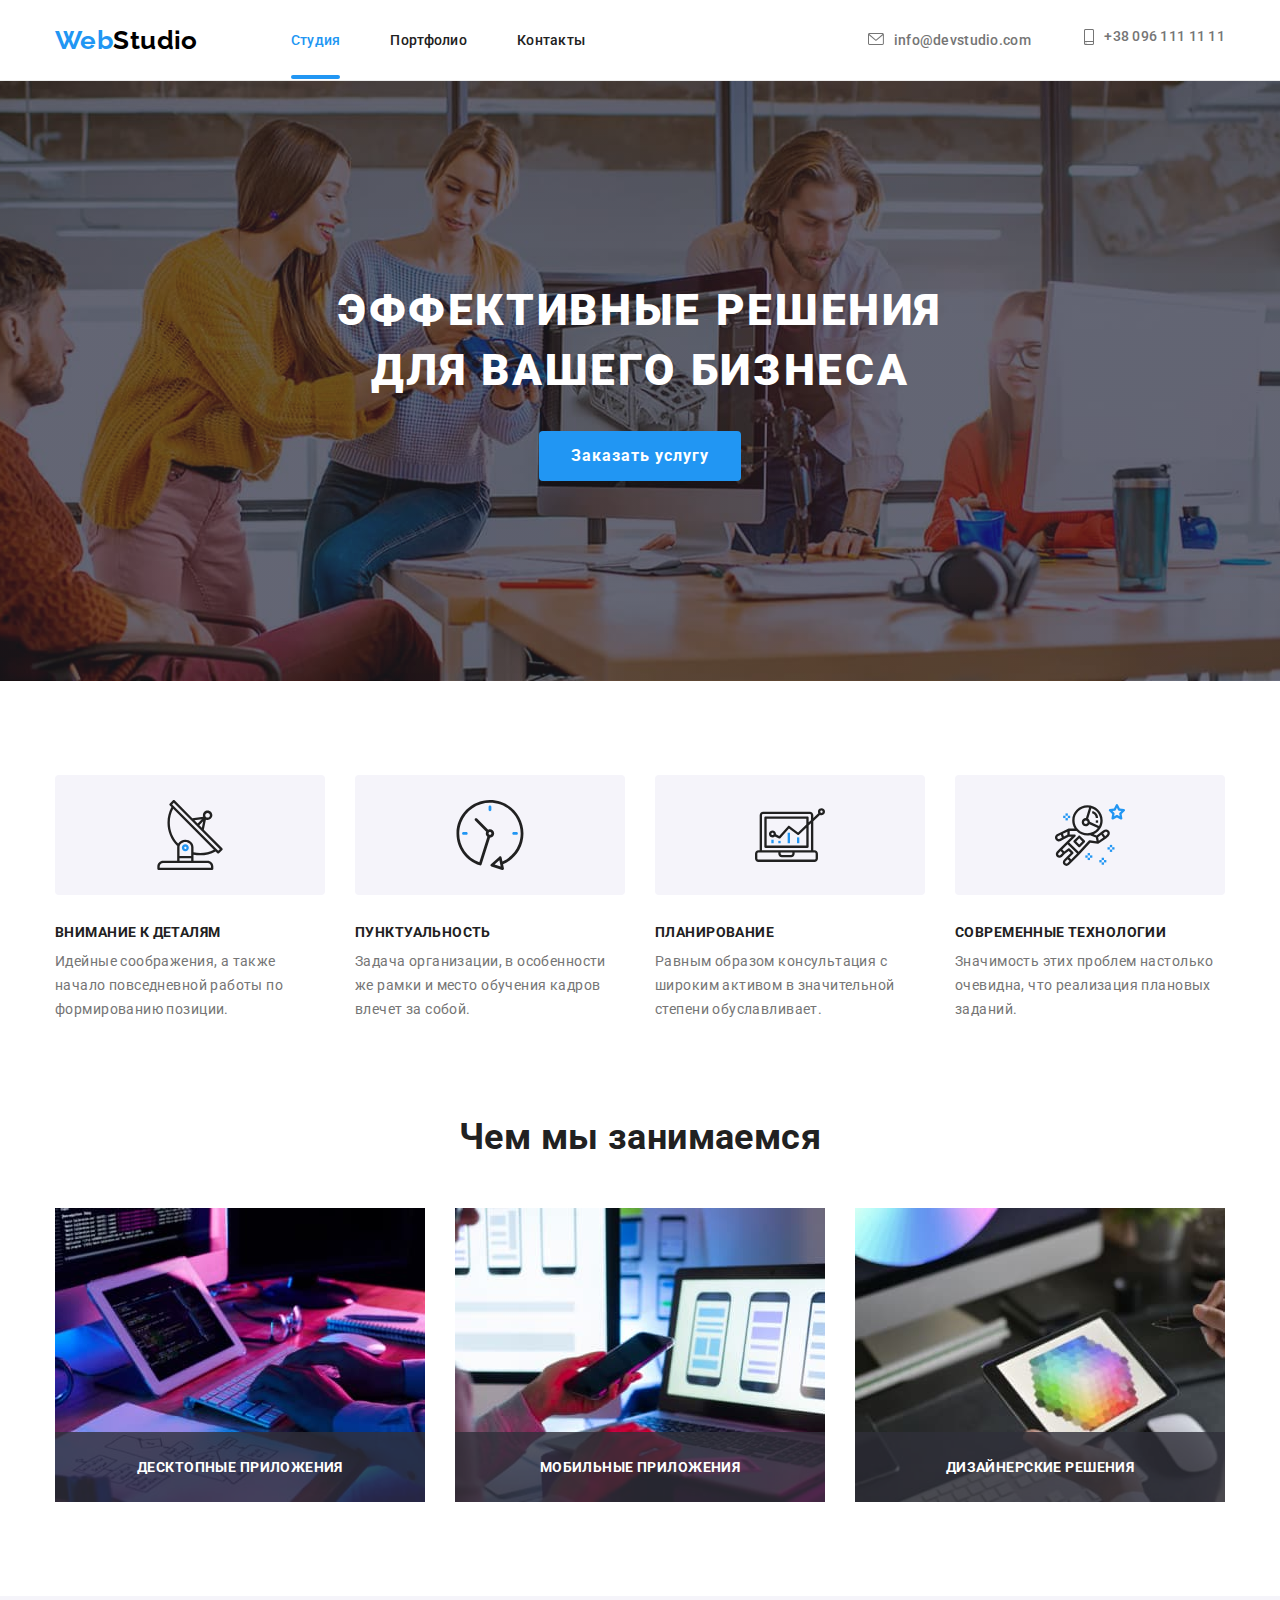
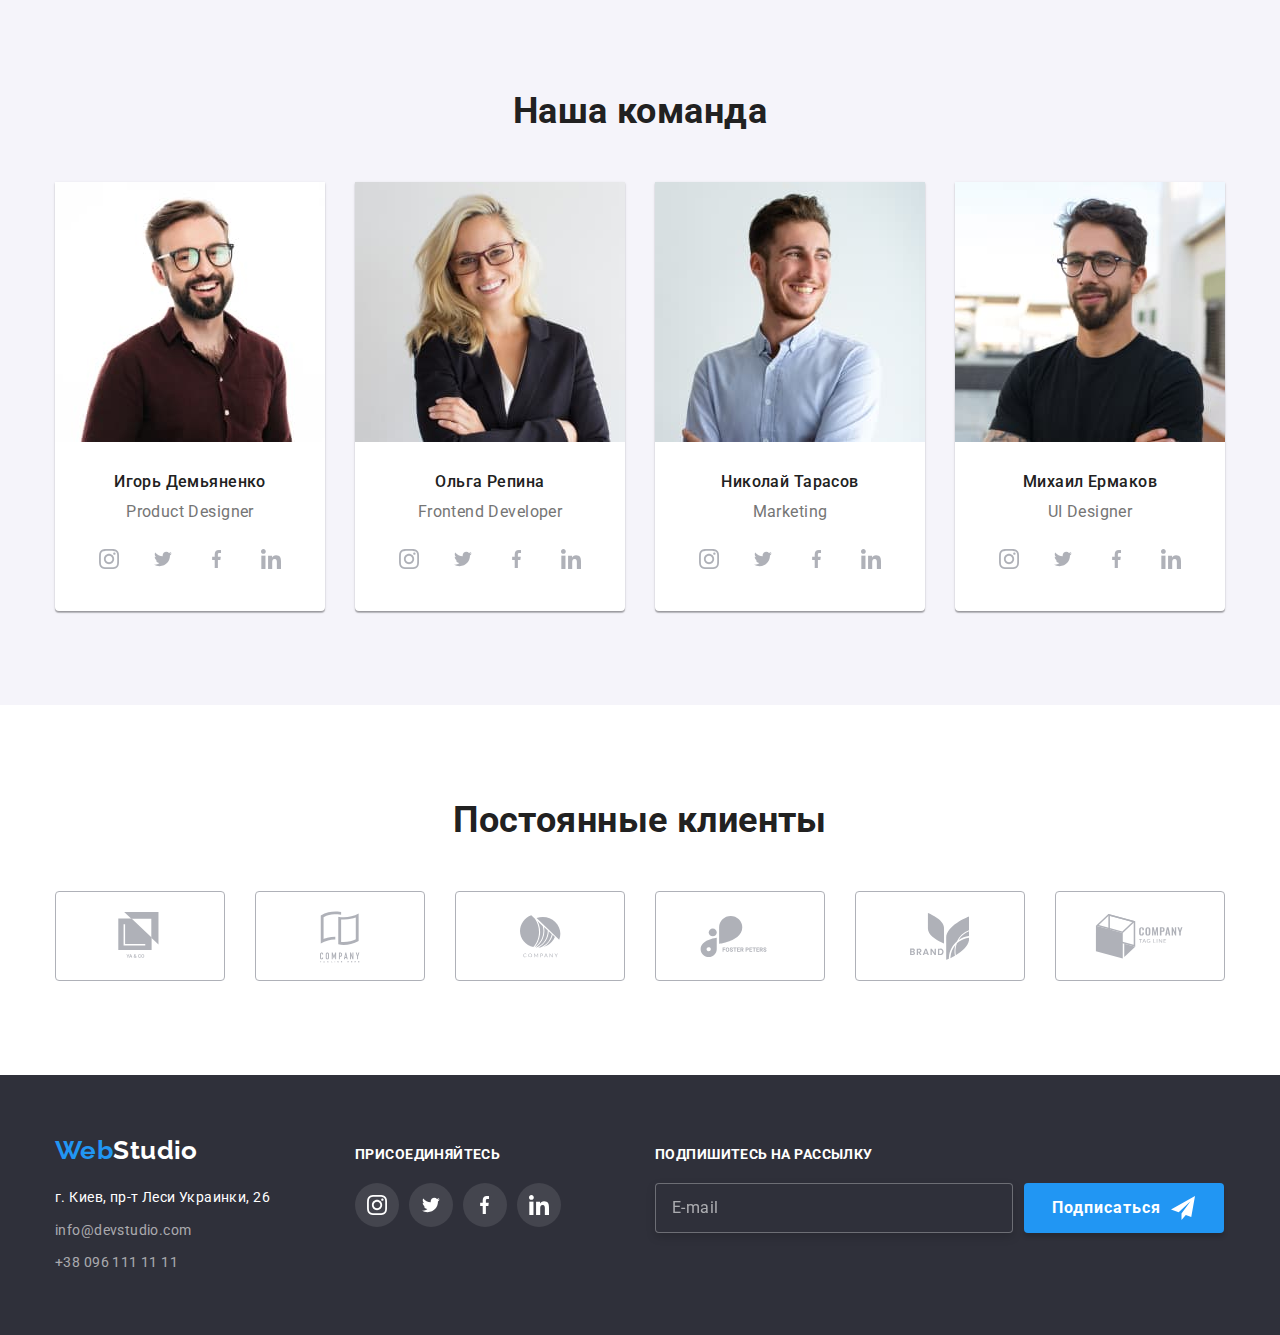
<file: index.html>
<!DOCTYPE html>
<html lang="ru">
<head>
    <meta charset="UTF-8">
    <meta http-equiv="X-UA-Compatible" content="IE=edge">
    <meta name="viewport" content="width=device-width, initial-scale=1.0">
    <title>Document</title>
    <link rel="preconnect" href="https://fonts.gstatic.com">
    <link href="https://fonts.googleapis.com/css2?family=Raleway:wght@700&family=Roboto:wght@400;500;700;900&display=swap" rel="stylesheet">
    <link rel="stylesheet" href="https://cdnjs.cloudflare.com/ajax/libs/modern-normalize/1.0.0/modern-normalize.min.css">
    <link rel="stylesheet" href="./css/style.min.css">
</head>
<body>
    <header class="header">
        <div class="container header__container">
            <nav class="navigation">
                <a class="link navigation__logo navigation__logo--color" href="./index.html"><span class="logo">Web</span>Studio</a>
                <ul class="list navigation-list navigation-list--desktop">
                    <li class="navigation-list__item"><a class="link navigation-list__link navigation-list__link--current" href="./index.html">Студия</a></li>
                    <li class="navigation-list__item"><a class="link navigation-list__link" href="./portfolio.html">Портфолио</a></li>
                    <li class="navigation-list__item"><a class="link navigation-list__link" href="">Контакты</a></li>
                </ul>
            </nav>
            <div class="navigation-link">
                <a class="link navigation-contact" href="mailto:info@devstudio.com">
                    <svg class="navigation-contact__icons" width="16" height="12">
                        <use href="./image/icons.svg#icon-mail"></use>
                    </svg>
                    info@devstudio.com
                </a>
                <a class="link navigation-contact" href="tel:+380961111111">
                    <svg class="navigation-contact__icons" width="10" height="16">
                        <use href="./image/icons.svg#icon-smartphone"></use>
                    </svg>
                    +38 096 111 11 11
                </a>
            </div>
            <button class="header-mobile-menu" data-menu-button>
                <svg width="40" height="40">
                    <use class="header-mobile-menu_open" href="./image/icons.svg#menu_mobile_icon"></use>
                    <use class="header-mobile-menu_close" href="./image/icons.svg#close_mobile_icon"></use>
                </svg>
            </button>
        </div>
    </header>
    <div class="mobile-menu" data-menu>
        <ul class="list navigation-list">
            <li class="navigation-list__item navigation-list__item--margin"><a class="link navigation-list__link" href="./index.html">Студия</a></li>
            <li class="navigation-list__item navigation-list__item--margin"><a class="link navigation-list__link" href="./portfolio.html">Портфолио</a></li>
            <li class="navigation-list__item"><a class="link navigation-list__link" href="">Контакты</a></li>
        </ul>
        <div class="mobile-menu_contact">
            <a class="link navigation-contact--margin" href="tel:+380961111111">
                +38 096 111 11 11
            </a>
            <a class="link navigation-contact--text" href="mailto:info@devstudio.com">
                info@devstudio.com
            </a>
            <ul class="list mobile-menu_list">
                <li><a class="mobile-menu_social-link" href="">Instagram</a></li>
                <li><a class="mobile-menu_social-link" href="">Twitter</a></li>
                <li><a class="mobile-menu_social-link" href="">Facebook</a></li>
                <li><a class="mobile-menu_social-link" href="">LinkedIn</a></li>
            </ul>
        </div>
    </div>
    <main>
        <!-- Herous -->
         <section class="hero">
             <div class="container">
                <h1 class="hero__title">Эффективные решения для вашего бизнеса</h1>
                <button class="hero__button" type="button" data-modal-open>Заказать услугу</button>
            </div>
            </section>  
        <!-- Особенности -->
        <section class="section">
            <div class="container">
                <h2 class="visually-hidden"></h2>
                <ul class="list features-list">
                    <li class="features-list__item">
                        <div class="features-list__block">
                            <svg class="features-list__icon">
                                <use href="./image/icons.svg#icon-antenna"></use>
                            </svg>
                        </div>
                        <h3 class="features-list__title">Внимание к деталям</h3>
                        <p>Идейные соображения, а также начало повседневной работы по формированию позиции.</p>
                    </li>
                    <li class="features-list__item">
                        <div class="features-list__block">
                            <svg class="features-list__icon">
                                <use href="./image/icons.svg#icon-clock"></use>
                            </svg>
                        </div>
                        <h3 class="features-list__title">Пунктуальность</h3>
                        <p>Задача организации, в особенности же рамки и место обучения кадров влечет за собой.</p>
                    </li>
                    <li class="features-list__item">
                        <div class="features-list__block">
                            <svg class="features-list__icon">
                                <use href="./image/icons.svg#icon-diagram"></use>
                            </svg>
                        </div>
                        <h3 class="features-list__title">Планирование</h3>
                        <p>Равным образом консультация с широким активом в значительной степени обуславливает.</p>
                    </li>
                    <li class="features-list__item">
                        <div class="features-list__block">
                            <svg class="features-list__icon">
                                <use href="./image/icons.svg#icon-astronaut"></use>
                            </svg>
                        </div>
                        <h3 class="features-list__title">Современные технологии</h3>
                        <p>Значимость этих проблем настолько очевидна, что реализация плановых заданий.</p>
                    </li>
                </ul>
            </div> 
        </section>
        <!-- Чем мы занимаемся -->
         <section class="section--padding">
            <div class="container container__work">
                <h2 class="main-title">Чем мы занимаемся</h2>
                <ul class="list work-list">
                    <li class="work-list__item">
                        <picture>
                            <source srcset="./image/img/box/box1.jpg 1x, ./image/img/box/box1@2x.jpg 2x" media="(min-width: 1200px)">
                            <img src="./image/img/box/box1.jpg" alt="Написание кода">
                        </picture>
                        <p class="main-text">Десктопные приложения</p>
                    </li>
                    <li class="work-list__item">
                        <picture>
                            <source srcset="./image/img/box/box2.jpg 1x, ./image/img/box/box2@2x.jpg 2x" media="(min-width: 1200px)">
                            <img src="./image/img/box/box2.jpg" alt="Создание приложений">
                        </picture>
                        <p class="main-text">Мобильные приложения</p>
                    </li>
                    <li class="work-list__item">
                        <picture>
                            <source srcset="./image/img/box/box3.jpg 1x, ./image/img/box/box3@2x.jpg 2x" media="(min-width: 1200px)">
                            <img src="./image/img/box/box3.jpg" alt="Работа с программами">
                        </picture>
                        <p class="main-text">Дизайнерские решения</p>
                    </li>
                </ul>
            </div>
        </section>
        <!-- Наша команда -->
         <section class="section team-bg">
            <div class="container">
                <h2 class="main-title">Наша команда</h2>
                <ul class="list team-list">
                    <li class="team-list__item">
                        <picture>
                            <source srcset="./image/img/team/desktop/i_d_desktop.jpg 1x, ./image/img/team/desktop/i_d_desktop@2x.jpg 2x," media="(min-width: 1200px)">
                            <source srcset="./image/img/team/tablet/i_d_tablet.jpg 1x, ./image/img/team/tablet/i_d_tablet@2x.jpg 2x," media="(min-width: 768px)">
                            <source srcset="./image/img/team/mobile/i_d_mobile.jpg 1x, ./image/img/team/mobile/i_d_mobile@2x.jpg 2x," media="(max-width: 767.98px)">
                            <img src="./image/img/team/desktop/i_d_desktop.jpg" alt="Игорь Демьяненко">
                        </picture>
                        <div class="team-block">
                            <h3 class="team-list__text team-list__title">Игорь Демьяненко</h3>
                            <p class="team-list__text">Product Designer</p>
                            <ul class="list social-icons social-icons--center">
                                <li class="social-icons__items">
                                    <a class="social-icons__link" href="" target="_blank" rel="noopener noreferrer">
                                        <svg class="social-icons__svg" width="20" height="20">
                                            <use href="./image/icons.svg#icon-instagram"></use>
                                        </svg>
                                    </a>
                                </li>
                                <li class="social-icons__items">
                                    <a class="social-icons__link" href="" target="_blank" rel="noopener noreferrer">
                                        <svg class="social-icons__svg" width="20" height="16">
                                            <use href="./image/icons.svg#icon-twitter"></use>
                                        </svg>
                                    </a>
                                </li>
                                <li class="social-icons__items">
                                    <a class="social-icons__link" href="" target="_blank" rel="noopener noreferrer">
                                        <svg class="social-icons__svg" width="10" height="20">
                                            <use href="./image/icons.svg#icon-facebook"></use>
                                        </svg>
                                    </a>
                                </li>
                                <li class="social-icons__items">
                                    <a class="social-icons__link" href="" target="_blank" rel="noopener noreferrer">
                                        <svg class="social-icons__svg" width="20" height="20">
                                            <use href="./image/icons.svg#icon-linkedin"></use>
                                        </svg>
                                    </a>
                                </li>
                            </ul>
                        </div>
                    </li>        
                    <li class="team-list__item">
                        <picture>
                            <source srcset="./image/img/team/desktop/o_r_desktop.jpg 1x, ./image/img/team/desktop/o_r_desktop@2x.jpg 2x," media="(min-width: 1200px)">
                            <source srcset="./image/img/team/tablet/o_r_tablet.jpg 1x, ./image/img/team/tablet/o_r_tablet@2x.jpg 2x," media="(min-width: 768px)">
                            <source srcset="./image/img/team/mobile/o_r_mobile.jpg 1x, ./image/img/team/mobile/o_r_mobile@2x.jpg 2x," media="(max-width: 767.98px)">
                            <img src="./image/img/team/desktop/o_r_desktop.jpg" alt="Ольга Репина">
                        </picture>
                        <div class="team-block">
                            <h3 class="team-list__text team-list__title">Ольга Репина</h3>
                            <p class="team-list__text">Frontend Developer</p>
                            <ul class="list social-icons social-icons--center">
                                <li class="social-icons__items">
                                    <a class="social-icons__link" href="" target="_blank" rel="noopener noreferrer">
                                        <svg class="social-icons__svg" width="20" height="20">
                                            <use href="./image/icons.svg#icon-instagram"></use>
                                        </svg>
                                    </a>
                                </li>
                                <li class="social-icons__items">
                                    <a class="social-icons__link" href="" target="_blank" rel="noopener noreferrer">
                                        <svg class="social-icons__svg" width="20" height="16">
                                            <use href="./image/icons.svg#icon-twitter"></use>
                                        </svg>
                                    </a>
                                </li>
                                <li class="social-icons__items">
                                    <a class="social-icons__link" href="" target="_blank" rel="noopener noreferrer">
                                        <svg class="social-icons__svg" width="10" height="20">
                                            <use href="./image/icons.svg#icon-facebook"></use>
                                        </svg>
                                    </a>
                                </li>
                                <li class="social-icons__items">
                                    <a class="social-icons__link" href="" target="_blank" rel="noopener noreferrer">
                                        <svg class="social-icons__svg" width="20" height="20">
                                            <use href="./image/icons.svg#icon-linkedin"></use>
                                        </svg>
                                    </a>
                                </li>
                            </ul>
                        </div>
                    </li>    
                    <li class="team-list__item">
                        <picture>
                            <source srcset="./image/img/team/desktop/n_t_desktop.jpg 1x, ./image/img/team/desktop/n_t_desktop@2x.jpg 2x," media="(min-width: 1200px)">
                            <source srcset="./image/img/team/tablet/n_t_tablet.jpg 1x, ./image/img/team/tablet/n_t_tablet@2x.jpg 2x," media="(min-width: 768px)">
                            <source srcset="./image/img/team/mobile/n_t_mobile.jpg 1x, ./image/img/team/mobile/n_t_mobile@2x.jpg 2x," media="(max-width: 767.98px)">
                            <img src="./image/img/team/desktop/n_t_desktop.jpg" alt="Николай Тарасов">
                        </picture>
                        <div class="team-block">
                            <h3 class="team-list__text team-list__title">Николай Тарасов</h3>
                            <p class="team-list__text">Marketing</p>
                            <ul class="list social-icons social-icons--center">
                                <li class="social-icons__items">
                                    <a class="social-icons__link" href="" target="_blank" rel="noopener noreferrer">
                                        <svg class="social-icons__svg" width="20" height="20">
                                            <use href="./image/icons.svg#icon-instagram"></use>
                                        </svg>
                                    </a>
                                </li>
                                <li class="social-icons__items">
                                    <a class="social-icons__link" href="" target="_blank" rel="noopener noreferrer">
                                        <svg class="social-icons__svg" width="20" height="16">
                                            <use href="./image/icons.svg#icon-twitter"></use>
                                        </svg>
                                    </a>
                                </li>
                                <li class="social-icons__items">
                                    <a class="social-icons__link" href="" target="_blank" rel="noopener noreferrer">
                                        <svg class="social-icons__svg" width="10" height="20">
                                            <use href="./image/icons.svg#icon-facebook"></use>
                                        </svg>
                                    </a>
                                </li>
                                <li class="social-icons__items">
                                    <a class="social-icons__link" href="" target="_blank" rel="noopener noreferrer">
                                        <svg class="social-icons__svg" width="20" height="20">
                                            <use href="./image/icons.svg#icon-linkedin"></use>
                                        </svg>
                                    </a>
                                </li>
                            </ul>
                        </div>
                    </li>
                    <li class="team-list__item">
                        <picture>
                            <source srcset="./image/img/team/desktop/m_e_desktop.jpg 1x, ./image/img/team/desktop/m_e_desktop@2x.jpg 2x," media="(min-width: 1200px)">
                            <source srcset="./image/img/team/tablet/m_e_tablet.jpg 1x, ./image/img/team/tablet/m_e_tablet@2x.jpg 2x," media="(min-width: 768px)">
                            <source srcset="./image/img/team/mobile/m_e_mobile.jpg 1x, ./image/img/team/mobile/m_e_mobile@2x.jpg 2x," media="(max-width: 767.98px)">
                            <img src="./image/img/team/desktop/m_e_desktop.jpg" alt="Михаил Ермаков">
                        </picture>
                        <div class="team-block">
                            <h3 class="team-list__text team-list__title">Михаил Ермаков</h3>
                            <p class="team-list__text">UI Designer</p>
                            <ul class="list social-icons social-icons--center">
                                <li class="social-icons__items">
                                    <a class="social-icons__link" href="" target="_blank" rel="noopener noreferrer">
                                        <svg class="social-icons__svg" width="20" height="20">
                                            <use href="./image/icons.svg#icon-instagram"></use>
                                        </svg>
                                    </a>
                                </li>
                                <li class="social-icons__items">
                                    <a class="social-icons__link" href="" target="_blank" rel="noopener noreferrer">
                                        <svg class="social-icons__svg" width="20" height="16">
                                            <use href="./image/icons.svg#icon-twitter"></use>
                                        </svg>
                                    </a>
                                </li>
                                <li class="social-icons__items">
                                    <a class="social-icons__link" href="" target="_blank" rel="noopener noreferrer">
                                        <svg class="social-icons__svg" width="10" height="20">
                                            <use href="./image/icons.svg#icon-facebook"></use>
                                        </svg>
                                    </a>
                                </li>
                                <li class="social-icons__items">
                                    <a class="social-icons__link" href="" target="_blank" rel="noopener noreferrer">
                                        <svg class="social-icons__svg" width="20" height="20">
                                            <use href="./image/icons.svg#icon-linkedin"></use>
                                        </svg>
                                    </a>
                                </li>
                            </ul>
                        </div>
                    </li>
                </ul>
            </div>
        </section>
        <!-- Постоянные клиенты -->
         <section class="section">
            <div class="container">
                <h2 class="main-title">Постоянные клиенты</h2>
                <ul class="list clients">
                    <li class="clients__items">
                        <a class="clients__link" href="">
                            <svg class="clients__logo"  width="45" height="49">
                                <use href="./image/icons.svg#icon-logo-1"></use>
                            </svg>
                        </a>
                    </li>
                    <li class="clients__items">
                        <a class="clients__link" href="">
                            <svg class="clients__logo"  width="40" height="52">
                                <use href="./image/icons.svg#icon-logo-2"></use>
                            </svg>
                        </a>
                    </li>
                    <li class="clients__items">
                        <a class="clients__link" href="">
                            <svg class="clients__logo"  width="41" height="43">
                                <use href="./image/icons.svg#icon-logo-3"></use>
                            </svg>
                        </a>
                    </li>
                    <li class="clients__items">
                        <a class="clients__link" href="">
                            <svg class="clients__logo"  width="80" height="42">
                                <use href="./image/icons.svg#icon-logo-4"></use>
                            </svg>
                        </a>
                    </li>
                    <li class="clients__items">
                        <a class="clients__link" href="">
                            <svg class="clients__logo"  width="59" height="47">
                                <use href="./image/icons.svg#icon-logo-5"></use>
                            </svg>
                        </a>
                    </li>
                    <li class="clients__items">
                        <a class="clients__link" href="">
                            <svg class="clients__logo"  width="89" height="45">
                                <use href="./image/icons.svg#icon-logo-6"></use>
                            </svg>
                        </a>
                    </li>
                </ul>
            </div>
        </section>
    </main>
    <footer class="footer bg-box">
        <div class="container footer__container">
            <div class="footer-address">
                <a class="link footer-address__logo footer-address__logo--color" href="./index.html"><span class="logo">Web</span>Studio</a>
                <address class="address">
                    <ul class="list">
                        <li class="address__item"><a class="link" href="https://goo.gl/maps/GUW6Cox9GV64Fp7AA" target="_blank" rel="noopener noreferrer">г. Киев, пр-т Леси Украинки, 26</a></li>
                        <li class="address__item"><a class="link address__link" href="mailto:info@devstudio.com">info@devstudio.com</a></li>
                        <li class="address__item"><a class="link address__link" href="tel:+380961111111">+38 096 111 11 11</a></li>
                    </ul>
                </address>
            </div>
            <div class="footer-icon">
                <p class="footer__text">присоединяйтесь</p>
                <ul class="list social-icons">
                    <li class="social-icons__items">
                        <a class="social-icons__link social-icons__link--fill" href="" target="_blank" rel="noopener noreferrer">
                            <svg class="social-icons__svg" width="20" height="20">
                                <use href="./image/icons.svg#icon-instagram"></use>
                            </svg>
                        </a>
                    </li>
                    <li class="social-icons__items">
                        <a class="social-icons__link social-icons__link--fill" href="" target="_blank" rel="noopener noreferrer">
                            <svg class="social-icons__svg" width="20" height="16">
                                <use href="./image/icons.svg#icon-twitter"></use>
                            </svg>
                        </a>
                    </li>
                    <li class="social-icons__items">
                        <a class="social-icons__link social-icons__link--fill" href="" target="_blank" rel="noopener noreferrer">
                            <svg class="social-icons__svg" width="10" height="20">
                                <use href="./image/icons.svg#icon-facebook"></use>
                            </svg>
                        </a>
                    </li>
                    <li class="social-icons__items">
                        <a class="social-icons__link social-icons__link--fill" href="" target="_blank" rel="noopener noreferrer">
                            <svg class="social-icons__svg" width="20" height="20">
                                <use href="./image/icons.svg#icon-linkedin"></use>
                            </svg>
                        </a>
                    </li>
                </ul>
            </div>
            <div class="footer-form">
                <p class="footer__text">Подпишитесь на рассылку</p>
                <form class="footer-form__item">
                    <input type="email" name="email" placeholder="E-mail">
                    <button type="submit">
                        <span>Подписаться</span>
                        <svg width="24" height="24">
                            <use href="./image/icons.svg#icon-send-1"></use>
                        </svg>
                    </button>
                </form>
            </div>
        </div>
    </footer>
    <div class="backdrop is-hidden" data-modal>
        <div class="modal">
            <button class="modal__btn" data-modal-close>
                <svg width="11" height="11">
                    <use href="./image/icons.svg#icon-X"></use>
                </svg>
            </button>
            <h2 class="modal__title">Оставьте свои данные, мы вам перезвоним</h2>
            <form class="modal__form">
                <label>
                    <span class="modal__text">Имя</span>
                    <input type="text" name="name">
                    <svg class="modal__label-svg" width="18" height="18">
                        <use href="./image/icons.svg#icon-person-modal"></use>
                    </svg>
                </label>
                <label>
                    <span class="modal__text">Телефон</span>
                    <input type="tel" name="phone-number">
                    <svg class="modal__label-svg" width="18" height="18">
                        <use href="./image/icons.svg#icon-phone-modal"></use>
                    </svg>
                </label>
                <label>
                    <span class="modal__text">Почта</span>
                    <input type="email" name="email">
                    <svg class="modal__label-svg" width="18" height="18">
                        <use href="./image/icons.svg#icon-email-modal"></use>
                    </svg>
                </label>
                <label>
                    <span class="modal__text">Комментарий</span>
                    <textarea name="feedback" cols="30" rows="10" placeholder="Введите текст"></textarea>
                </label>
                <div class="checkbox">
                    <label class="checkbox__label">
                        <input type="checkbox" name="checkbox">
                        <svg class="checkbox__label-svg" width="16" height="15">
                            <use href="./image/icons.svg#icon-check-1"></use>
                        </svg>
                        Соглашаюсь с рассылкой и принимаю 
                    </label>
                    <a href="">
                        Условия договора    
                    </a>
                </div>
                <button class="modal__button" type="submit">Отправить</button>
            </form>
        </div>
      </div>
    <script src="./js/mobile-menu.js"></script>
    <script src="./js/modal.js"></script>                                   
</body>
</html>
</file>
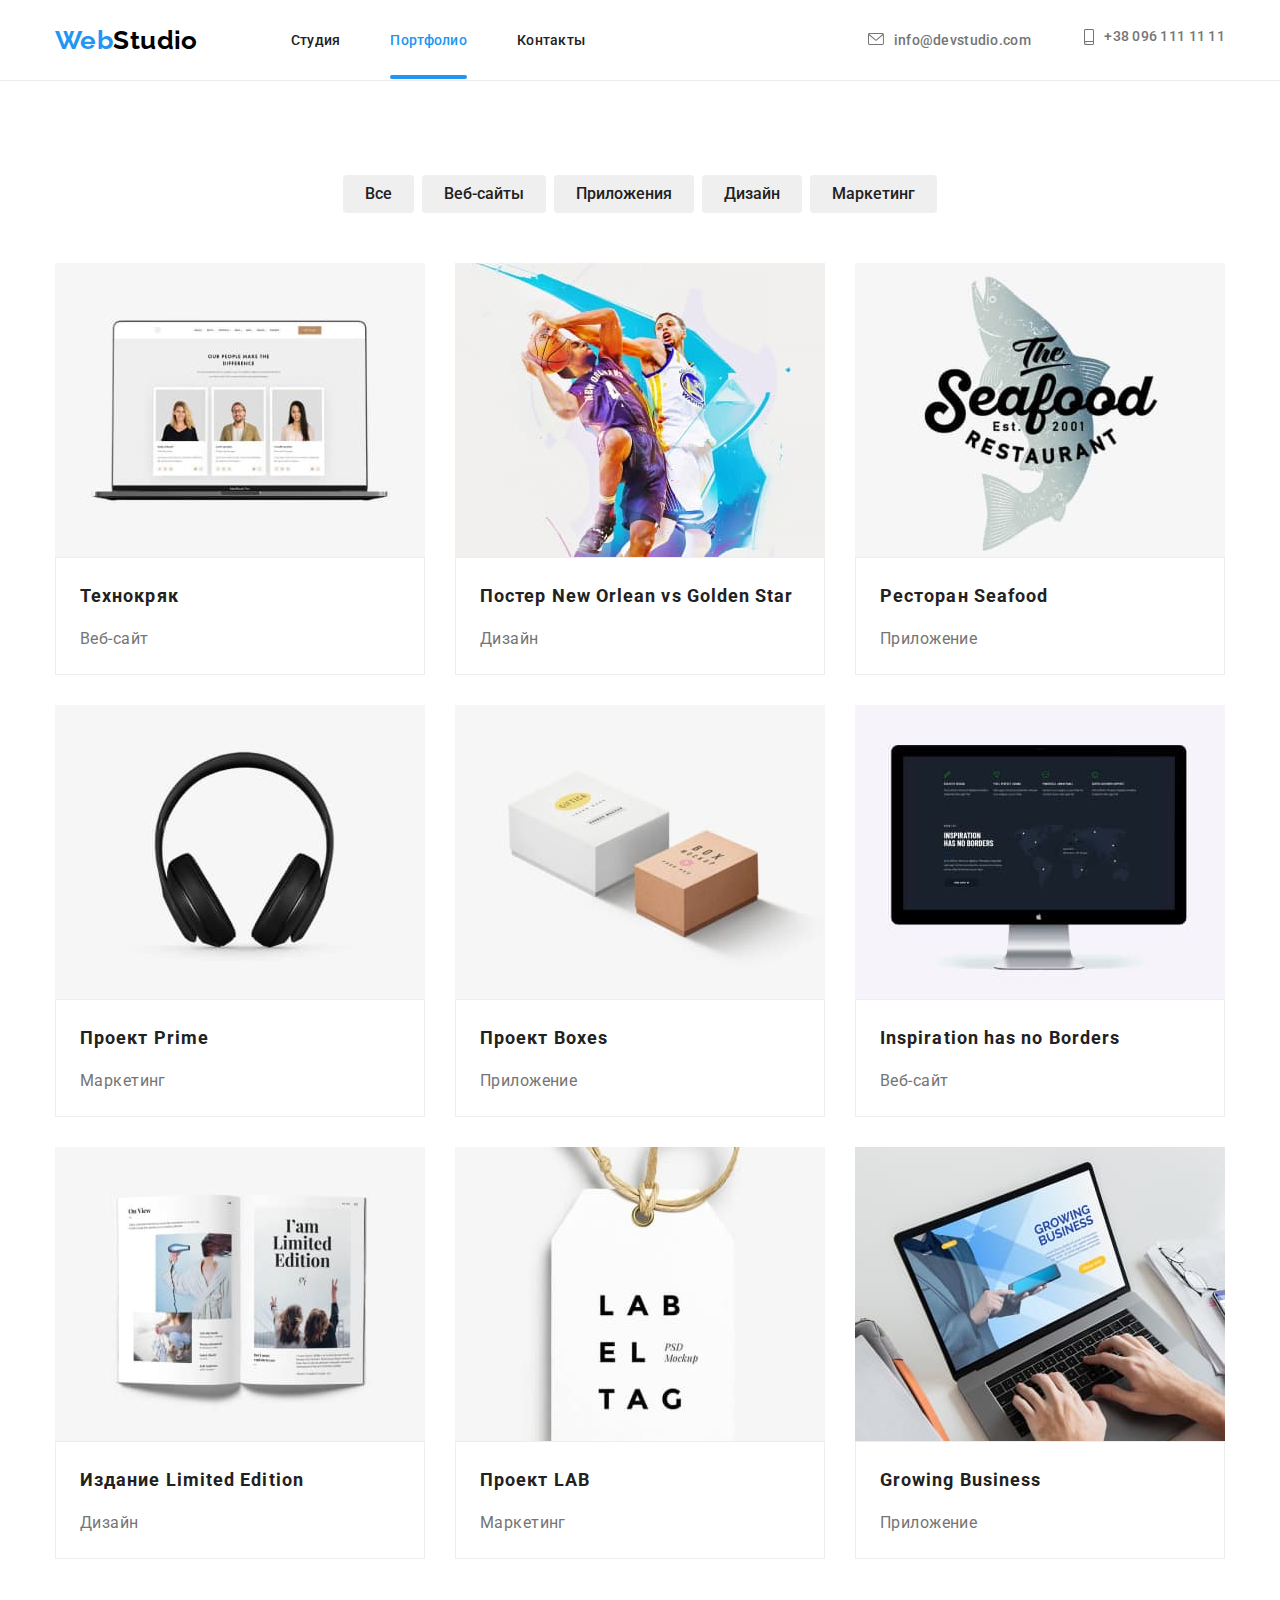
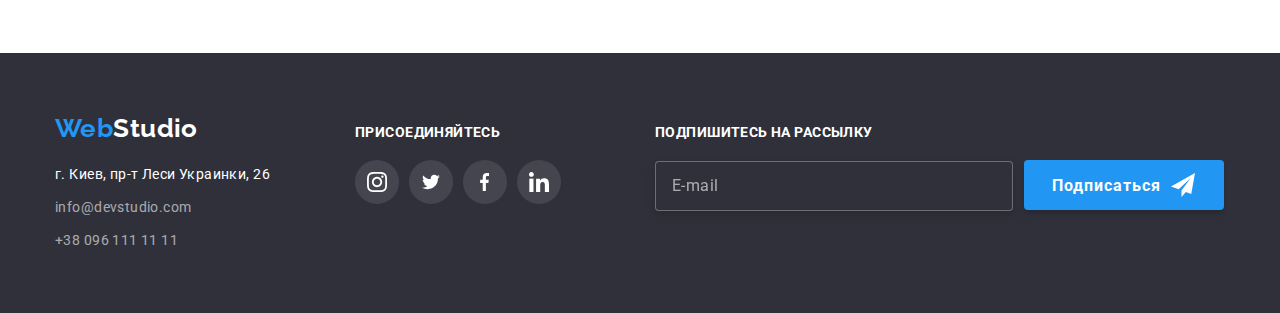
<file: portfolio.html>
<!DOCTYPE html>
<html lang="ru">
<head>
    <meta charset="UTF-8">
    <meta http-equiv="X-UA-Compatible" content="IE=edge">
    <meta name="viewport" content="width=device-width, initial-scale=1.0">
    <title>Portfolio</title>
    <link rel="preconnect" href="https://fonts.gstatic.com">
    <link href="https://fonts.googleapis.com/css2?family=Raleway:wght@700&family=Roboto:wght@400;500;700;900&display=swap" rel="stylesheet">
    <link rel="stylesheet" href="https://cdnjs.cloudflare.com/ajax/libs/modern-normalize/1.0.0/modern-normalize.min.css">
    <link rel="stylesheet" href="./css/style.min.css">
</head>
<body>
    <header class="header">
        <div class="container header__container">
            <nav class="navigation">
                <a class="link navigation__logo navigation__logo--color" href="./index.html"><span class="logo">Web</span>Studio</a>
                <ul class="list navigation-list navigation-list--desktop">
                    <li class="navigation-list__item"><a class="link navigation-list__link" href="./index.html">Студия</a></li>
                    <li class="navigation-list__item"><a class="link navigation-list__link navigation-list__link--current" href="./portfolio.html">Портфолио</a></li>
                    <li class="navigation-list__item"><a class="link navigation-list__link" href="">Контакты</a></li>
                </ul>
            </nav>
            <div class="navigation-link">
                <a class="link navigation-contact" href="mailto:info@devstudio.com">
                    <svg class="navigation-contact__icons" width="16" height="12">
                        <use href="./image/icons.svg#icon-mail"></use>
                    </svg>
                    info@devstudio.com
                </a>
                <a class="link navigation-contact" href="tel:+380961111111">
                    <svg class="navigation-contact__icons" width="10" height="16">
                        <use href="./image/icons.svg#icon-smartphone"></use>
                    </svg>
                    +38 096 111 11 11
                </a>
            </div>
            <button class="header-mobile-menu" data-menu-button>
                <svg width="40" height="40">
                    <use class="header-mobile-menu_open" href="./image/icons.svg#menu_mobile_icon"></use>
                    <use class="header-mobile-menu_close" href="./image/icons.svg#close_mobile_icon"></use>
                </svg>
            </button>
        </div>
    </header>
    <div class="mobile-menu" data-menu>
        <ul class="list navigation-list">
            <li class="navigation-list__item navigation-list__item--margin"><a class="link navigation-list__link" href="./index.html">Студия</a></li>
            <li class="navigation-list__item navigation-list__item--margin"><a class="link navigation-list__link" href="./portfolio.html">Портфолио</a></li>
            <li class="navigation-list__item"><a class="link navigation-list__link" href="">Контакты</a></li>
        </ul>
        <div class="mobile-menu_contact">
            <a class="link navigation-contact--margin" href="tel:+380961111111">
                +38 096 111 11 11
            </a>
            <a class="link navigation-contact--text" href="mailto:info@devstudio.com">
                info@devstudio.com
            </a>
            <ul class="list mobile-menu_list">
                <li><a class="mobile-menu_social-link" href="">Instagram</a></li>
                <li><a class="mobile-menu_social-link" href="">Twitter</a></li>
                <li><a class="mobile-menu_social-link" href="">Facebook</a></li>
                <li><a class="mobile-menu_social-link" href="">LinkedIn</a></li>
            </ul>
        </div>
    </div>  
    <main>
    <section class="section">
        <div class="container">
            <div class="button-block">
                <h1 class="visually-hidden"></h1>
                <ul class="list button-block__list">
                    <li class="button-block__item"><button class="button-block__btn" type="button">Все</button></li>
                    <li class="button-block__item"><button class="button-block__btn" type="button">Веб-сайты</button></li>
                    <li class="button-block__item"><button class="button-block__btn" type="button">Приложения</button></li>
                    <li class="button-block__item"><button class="button-block__btn" type="button">Дизайн</button></li>
                    <li class="button-block__item"><button class="button-block__btn" type="button">Маркетинг</button></li>
                </ul>
            </div>
            <div class="content">
                <ul class="list content-list">
                    <li class="content__item">
                        <a class="content__link" href="">
                            <div class="thumb">
                                <picture>
                                    <source srcset="./image/img/portfolio/desktop/portfoliolink1desktop.jpg 1x, ./image/img/portfolio/desktop/portfoliolink1desktop@2x.jpg 2x" media="(min-width: 1200px)">
                                    <source srcset="./image/img/portfolio/tablet/portfoliolink1tablet.jpg 1x, ./image/img/portfolio/tablet/portfoliolink1tablet@2x.jpg 2x" media="(min-width: 768px)">
                                    <source srcset="./image/img/portfolio/mobile/portfoliolink1mobile.jpg 1x, ./image/img/portfolio/mobile/portfoliolink1mobile@2x.jpg 2x" media="(max-width: 767.98px)">
                                    <img src="./image/img/portfolio/desktop/portfoliolink1desktop.jpg" width="450" alt="экран ноутбука">
                                </picture>
                                <p class="thumb__text">Технокряк это современная площадка распространения коронавируса. 
                                    Компании используют эту платформу для цифрового шпионажа и атак на защищённые сервера конкурентов.
                                </p>
                            </div>
                            <div class="portfolio portfolio--padding">
                                <h2 class="portfolio__title">Технокряк</h2>
                                <p class="portfolio__text">Веб-сайт</p>
                            </div>
                        </a>
                    </li>
                    <li class="content__item">
                        <a class="content__link" href="">
                                <div class="thumb">
                                    <picture>
                                        <source srcset="./image/img/portfolio/desktop/portfoliolink2desktop.jpg 1x, ./image/img/portfolio/desktop/portfoliolink2desktop@2x.jpg 2x" media="(min-width: 1200px)">
                                        <source srcset="./image/img/portfolio/tablet/portfoliolink2tablet.jpg 1x, ./image/img/portfolio/tablet/portfoliolink2tablet@2x.jpg 2x" media="(min-width: 768px)">
                                        <source srcset="./image/img/portfolio/mobile/portfoliolink2mobile.jpg 1x, ./image/img/portfolio/mobile/portfoliolink2mobile@2x.jpg 2x" media="(max-width: 767.98px)">
                                        <img src="./image/img/portfolio/desktop/portfoliolink2desktop.jpg" width="450" alt="экран ноутбука">
                                    </picture>
                                    <p class="thumb__text">Технокряк это современная площадка распространения коронавируса. 
                                        Компании используют эту платформу для цифрового шпионажа и атак на защищённые сервера конкурентов.
                                    </p>
                                </div>
                            <div class="portfolio">
                                <h2 class="portfolio__title" >Постер New Orlean vs Golden Star</h2>
                                <p class="portfolio__text">Дизайн</p>
                            </div>
                        </a>
                    </li>
                    <li class="content__item">                        
                            <a class="content__link" href="">
                                <div class="thumb">
                                    <picture>
                                        <source srcset="./image/img/portfolio/desktop/portfoliolink3desktop.jpg 1x, ./image/img/portfolio/desktop/portfoliolink3desktop@2x.jpg 2x" media="(min-width: 1200px)">
                                        <source srcset="./image/img/portfolio/tablet/portfoliolink3tablet.jpg 1x, ./image/img/portfolio/tablet/portfoliolink3tablet@2x.jpg 2x" media="(min-width: 768px)">
                                        <source srcset="./image/img/portfolio/mobile/portfoliolink3mobile.jpg 1x, ./image/img/portfolio/mobile/portfoliolink3mobile@2x.jpg 2x" media="(max-width: 767.98px)">
                                        <img src="./image/img/portfolio/desktop/portfoliolink3desktop.jpg" width="450" alt="экран ноутбука">
                                    </picture>
                                    <p class="thumb__text">Технокряк это современная площадка распространения коронавируса. 
                                        Компании используют эту платформу для цифрового шпионажа и атак на защищённые сервера конкурентов.
                                    </p>
                                </div>
                            <div class="portfolio">
                                <h2 class="portfolio__title" >Ресторан Seafood</h2>
                                <p class="portfolio__text">Приложение</p>
                            </div>
                        </a>
                    </li>
                    <li class="content__item">
                        <a class="content__link" href="">
                            <div class="thumb">
                                <picture>
                                    <source srcset="./image/img/portfolio/desktop/portfoliolink4desktop.jpg 1x, ./image/img/portfolio/desktop/portfoliolink4desktop@2x.jpg 2x" media="(min-width: 1200px)">
                                    <source srcset="./image/img/portfolio/tablet/portfoliolink4tablet.jpg 1x, ./image/img/portfolio/tablet/portfoliolink4tablet@2x.jpg 2x" media="(min-width: 768px)">
                                    <source srcset="./image/img/portfolio/mobile/portfoliolink4mobile.jpg 1x, ./image/img/portfolio/mobile/portfoliolink4mobile@2x.jpg 2x" media="(max-width: 767.98px)">
                                    <img src="./image/img/portfolio/desktop/portfoliolink4desktop.jpg" width="450" alt="экран ноутбука">
                                </picture>
                                <p class="thumb__text">Технокряк это современная площадка распространения коронавируса. 
                                    Компании используют эту платформу для цифрового шпионажа и атак на защищённые сервера конкурентов.
                                </p>
                            </div>
                            <div class="portfolio">
                                <h2 class="portfolio__title" >Проект Prime</h2>
                                <p class="portfolio__text">Маркетинг</p>
                            </div>
                        </a>
                    </li>
                    <li class="content__item">
                        <a class="content__link" href="">
                            <div class="thumb">
                                <picture>
                                    <source srcset="./image/img/portfolio/desktop/portfoliolink5desktop.jpg 1x, ./image/img/portfolio/desktop/portfoliolink5desktop@2x.jpg 2x" media="(min-width: 1200px)">
                                    <source srcset="./image/img/portfolio/tablet/portfoliolink5tablet.jpg 1x, ./image/img/portfolio/tablet/portfoliolink5tablet@2x.jpg 2x" media="(min-width: 768px)">
                                    <source srcset="./image/img/portfolio/mobile/portfoliolink5mobile.jpg 1x, ./image/img/portfolio/mobile/portfoliolink5mobile@2x.jpg 2x" media="(max-width: 767.98px)">
                                    <img src="./image/img/portfolio/desktop/portfoliolink5desktop.jpg" width="450" alt="экран ноутбука">
                                </picture>
                                <p class="thumb__text">Технокряк это современная площадка распространения коронавируса. 
                                    Компании используют эту платформу для цифрового шпионажа и атак на защищённые сервера конкурентов.
                                </p>
                            </div>
                            <div class="portfolio">
                                <h2 class="portfolio__title">Проект Boxes</h2>
                                <p class="portfolio__text">Приложение</p>
                            </div>
                        </a>
                    </li>
                    <li class="content__item">
                        <a class="content__link" href="">
                            <div class="thumb">
                                <picture>
                                    <source srcset="./image/img/portfolio/desktop/portfoliolink6desktop.jpg 1x, ./image/img/portfolio/desktop/portfoliolink6desktop@2x.jpg 2x" media="(min-width: 1200px)">
                                    <source srcset="./image/img/portfolio/tablet/portfoliolink6tablet.jpg 1x, ./image/img/portfolio/tablet/portfoliolink6tablet@2x.jpg 2x" media="(min-width: 768px)">
                                    <source srcset="./image/img/portfolio/mobile/portfoliolink6mobile.jpg 1x, ./image/img/portfolio/mobile/portfoliolink6mobile@2x.jpg 2x" media="(max-width: 767.98px)">
                                    <img src="./image/img/portfolio/desktop/portfoliolink6desktop.jpg" width="450" alt="экран ноутбука">
                                </picture>
                                <p class="thumb__text">Технокряк это современная площадка распространения коронавируса. 
                                    Компании используют эту платформу для цифрового шпионажа и атак на защищённые сервера конкурентов.
                                </p>
                            </div>
                            <div class="portfolio">
                                <h2 class="portfolio__title">Inspiration has no Borders</h2>
                                <p class="portfolio__text">Веб-сайт</p>
                            </div>
                        </a>
                    </li>
                    <li class="content__item">
                        <a class="content__link" href="">
                            <div class="thumb">
                                <picture>
                                    <source srcset="./image/img/portfolio/desktop/portfoliolink7desktop.jpg 1x, ./image/img/portfolio/desktop/portfoliolink7desktop@2x.jpg 2x" media="(min-width: 1200px)">
                                    <source srcset="./image/img/portfolio/tablet/portfoliolink7tablet.jpg 1x, ./image/img/portfolio/tablet/portfoliolink7tablet@2x.jpg 2x" media="(min-width: 768px)">
                                    <source srcset="./image/img/portfolio/mobile/portfoliolink7mobile.jpg 1x, ./image/img/portfolio/mobile/portfoliolink7mobile@2x.jpg 2x" media="(max-width: 767.98px)">
                                    <img src="./image/img/portfolio/desktop/portfoliolink7desktop.jpg" width="450" alt="экран ноутбука">
                                </picture>
                                <p class="thumb__text">Технокряк это современная площадка распространения коронавируса. 
                                    Компании используют эту платформу для цифрового шпионажа и атак на защищённые сервера конкурентов.
                                </p>
                            </div>
                            <div class="portfolio">
                                <h2 class="portfolio__title">Издание Limited Edition</h2>
                                <p class="portfolio__text">Дизайн</p>
                            </div>
                        </a>
                    </li>
                    <li class="content__item">
                        <a class="content__link" href="">
                            <div class="thumb">
                                <picture>
                                    <source srcset="./image/img/portfolio/desktop/portfoliolink8desktop.jpg 1x, ./image/img/portfolio/desktop/portfoliolink8desktop@2x.jpg 2x" media="(min-width: 1200px)">
                                    <source srcset="./image/img/portfolio/tablet/portfoliolink8tablet.jpg 1x, ./image/img/portfolio/tablet/portfoliolink8tablet@2x.jpg 2x" media="(min-width: 768px)">
                                    <source srcset="./image/img/portfolio/mobile/portfoliolink8mobile.jpg 1x, ./image/img/portfolio/mobile/portfoliolink8mobile@2x.jpg 2x" media="(max-width: 767.98px)">
                                    <img src="./image/img/portfolio/desktop/portfoliolink8desktop.jpg" width="450" alt="экран ноутбука">
                                </picture>
                                <p class="thumb__text">Технокряк это современная площадка распространения коронавируса. 
                                    Компании используют эту платформу для цифрового шпионажа и атак на защищённые сервера конкурентов.
                                </p>
                            </div>
                            <div class="portfolio">
                                <h2 class="portfolio__title">Проект LAB</h2>
                                <p class="portfolio__text">Маркетинг</p>
                            </div>
                        </a>
                    </li>
                    <li class="content__item">
                        <a class="content__link" href="">
                            <div class="thumb">
                                <picture>
                                    <source srcset="./image/img/portfolio/desktop/portfoliolink9desktop.jpg 1x, ./image/img/portfolio/desktop/portfoliolink9desktop@2x.jpg 2x" media="(min-width: 1200px)">
                                    <source srcset="./image/img/portfolio/tablet/portfoliolink9tablet.jpg 1x, ./image/img/portfolio/tablet/portfoliolink9tablet@2x.jpg 2x" media="(min-width: 768px)">
                                    <source srcset="./image/img/portfolio/mobile/portfoliolink9mobile.jpg 1x, ./image/img/portfolio/mobile/portfoliolink9mobile@2x.jpg 2x" media="(max-width: 767.98px)">
                                    <img src="./image/img/portfolio/desktop/portfoliolink9desktop.jpg" width="450" alt="экран ноутбука">
                                </picture>
                                <p class="thumb__text">Технокряк это современная площадка распространения коронавируса. 
                                    Компании используют эту платформу для цифрового шпионажа и атак на защищённые сервера конкурентов.
                                </p>
                            </div>
                            <div class="portfolio">
                                <h2 class="portfolio__title">Growing Business</h2>
                                <p class="portfolio__text">Приложение</p>
                            </div>
                        </a>
                    </li>
                </ul>
            </div>
        </div>
    </section>
    </main>
    <footer class="footer bg-box">
        <div class="container footer__container">
            <div class="footer-address">
                <a class="link footer-address__logo footer-address__logo--color" href="./index.html"><span class="logo">Web</span>Studio</a>
                <address class="address">
                    <ul class="list">
                        <li class="address__item"><a class="link" href="https://goo.gl/maps/GUW6Cox9GV64Fp7AA" target="_blank" rel="noopener noreferrer">г. Киев, пр-т Леси Украинки, 26</a></li>
                        <li class="address__item"><a class="link address__link" href="mailto:info@devstudio.com">info@devstudio.com</a></li>
                        <li class="address__item"><a class="link address__link" href="tel:+380961111111">+38 096 111 11 11</a></li>
                    </ul>
                </address>
            </div>
            <div class="footer-icon">
                <p class="footer__text">присоединяйтесь</p>
                <ul class="list social-icons">
                    <li class="social-icons__items">
                        <a class="social-icons__link social-icons__link--fill" href="" target="_blank" rel="noopener noreferrer">
                            <svg class="social-icons__svg" width="20" height="20">
                                <use href="./image/icons.svg#icon-instagram"></use>
                            </svg>
                        </a>
                    </li>
                    <li class="social-icons__items">
                        <a class="social-icons__link social-icons__link--fill" href="" target="_blank" rel="noopener noreferrer">
                            <svg class="social-icons__svg" width="20" height="16">
                                <use href="./image/icons.svg#icon-twitter"></use>
                            </svg>
                        </a>
                    </li>
                    <li class="social-icons__items">
                        <a class="social-icons__link social-icons__link--fill" href="" target="_blank" rel="noopener noreferrer">
                            <svg class="social-icons__svg" width="10" height="20">
                                <use href="./image/icons.svg#icon-facebook"></use>
                            </svg>
                        </a>
                    </li>
                    <li class="social-icons__items">
                        <a class="social-icons__link social-icons__link--fill" href="" target="_blank" rel="noopener noreferrer">
                            <svg class="social-icons__svg" width="20" height="20">
                                <use href="./image/icons.svg#icon-linkedin"></use>
                            </svg>
                        </a>
                    </li>
                </ul>
            </div>
            <div class="footer-form">
                <p class="footer__text">Подпишитесь на рассылку</p>
                <form class="footer-form__item">
                    <input type="email" name="email" placeholder="E-mail">
                    <button type="submit">
                        <span>Подписаться</span>
                        <svg width="24" height="24">
                            <use href="./image/icons.svg#icon-send-1"></use>
                        </svg>
                    </button>
                </form>
            </div>
        </div>
    </footer>
    <script src="./js/mobile-menu.js"></script>
    </body>
</html>
</file>
<file: css/style.min.css>
:root{--main-text: "Roboto", sans-serif;--main-text-color: #757575;--title-color: #212121;--button-color: #2196f3;--bg-color: #2f303a;--text-white-color: #ffffff;--address-footer-color: rgba(255, 255, 255, 0.6);--team-bg: #f5f4fa;--focus-hover: #188ce8;--color-icons: #afb1b8}html{box-sizing:border-box}*,*::after,*::before{box-sizing:inherit}body{font-family:var(--main-text);font-size:14px;line-height:1.71;letter-spacing:0.03em;color:var(--main-text-color)}.visually-hidden{position:absolute !important;clip:rect(1px 1px 1px 1px);clip:rect(1px, 1px, 1px, 1px);padding:0 !important;border:0 !important;height:1px !important;width:1px !important;overflow:hidden}h1,h2,h3,h4,h5,h6,p{margin-top:0;margin-bottom:0}.container{width:100%;padding-left:15px;padding-right:15px;margin-left:auto;margin-right:auto}@media screen and (min-width: 480px){.container{max-width:480px}}@media screen and (min-width: 768px){.container{max-width:768px}}@media screen and (min-width: 1200px){.container{max-width:1200px}}.section{padding-top:94px;padding-bottom:94px}@media screen and (max-width: 1199.98px){.section{padding-top:60px;padding-bottom:60px}}img{display:block;max-width:100%;height:auto}.list{list-style:none;padding-left:0;margin-top:0;margin-bottom:0}.bg-box{background-color:var(--bg-color)}.hero__title{font-weight:900;font-size:26px;line-height:1.62;text-align:center;letter-spacing:0.06em;text-transform:uppercase;color:var(--text-white-color);max-width:696px;margin-right:auto;margin-bottom:30px;margin-left:auto}@media screen and (max-width: 1199.98px){.hero__title{max-width:360px}}@media screen and (min-width: 1200px){.hero__title{font-size:44px;line-height:1.36}}.features-list__title{display:flex;font-weight:700;font-size:14px;line-height:1.14;text-transform:uppercase;color:var(--title-color);margin-bottom:10px}@media screen and (max-width: 767.98px){.features-list__title{justify-content:center}}.link{text-decoration:none;color:inherit;transition:color 250ms cubic-bezier(0.4, 0, 0.2, 1)}.link:hover,.link:focus{color:var(--button-color)}.logo{color:var(--button-color)}.navigation__logo,.footer-address__logo{font-family:"Raleway", sans-serif;font-weight:700;font-size:26px;line-height:1.19;color:#000000}.navigation__logo{margin-right:93px}@media screen and (max-width: 767.98px){.navigation__logo{margin:0}}@media screen and (min-width: 768px) and (max-width: 1199.98px){.navigation__logo{margin-right:80px}}.footer-address__logo{display:block;margin-bottom:20px}@media screen and (min-width: 768px) and (max-width: 1199.98px){.footer-address__logo{display:flex;justify-content:center}}.hero{padding-top:200px;padding-bottom:200px;background-image:linear-gradient(to bottom, rgba(47,48,58,0.4), rgba(47,48,58,0.4)),url(../image/img/hero/hero.desktop.jpg);background-color:#c4c4c4;background-size:cover;background-position:center;background-repeat:no-repeat;max-width:1600px;margin-right:auto;margin-left:auto}@media (min-device-pixel-ratio: 2), (-webkit-min-device-pixel-ratio: 2), (min-resolution: 192dpi), (min-resolution: 2dppx){.hero{background-image:linear-gradient(to bottom, rgba(47,48,58,0.4), rgba(47,48,58,0.4)),url(../image/img/hero/hero.desktop@2x.jpg)}}@media screen and (max-width: 767.98px){.hero{padding-top:118px;padding-bottom:118px;background-image:linear-gradient(to bottom, rgba(47,48,58,0.4), rgba(47,48,58,0.4)),url(../image/img/hero/hero.mobile.jpg)}}@media screen and (max-width: 767.98px) and (min-device-pixel-ratio: 2), screen and (max-width: 767.98px) and (-webkit-min-device-pixel-ratio: 2), screen and (max-width: 767.98px) and (min-resolution: 192dpi), screen and (max-width: 767.98px) and (min-resolution: 2dppx){.hero{background-image:linear-gradient(to bottom, rgba(47,48,58,0.4), rgba(47,48,58,0.4)),url(../image/img/hero/hero.mobile@2x.jpg)}}@media screen and (min-width: 768px) and (max-width: 1199.98px){.hero{padding-top:118px;padding-bottom:118px;background-image:linear-gradient(to bottom, rgba(47,48,58,0.4), rgba(47,48,58,0.4)),url(../image/img/hero/hero.tablet.jpg)}}@media screen and (min-width: 768px) and (max-width: 1199.98px) and (min-device-pixel-ratio: 2), screen and (min-width: 768px) and (max-width: 1199.98px) and (-webkit-min-device-pixel-ratio: 2), screen and (min-width: 768px) and (max-width: 1199.98px) and (min-resolution: 192dpi), screen and (min-width: 768px) and (max-width: 1199.98px) and (min-resolution: 2dppx){.hero{background-image:linear-gradient(to bottom, rgba(47,48,58,0.4), rgba(47,48,58,0.4)),url(../image/img/hero/hero.tablet@2x.jpg)}}@media screen and (max-width: 1199px){.container__work{display:none}}.main-title{font-weight:700;font-size:36px;line-height:1.17;text-align:center;color:var(--title-color);margin-bottom:50px}.work-list{display:flex;margin-top:-30px;margin-left:-30px}.work-list__item{position:relative;margin-top:30px;margin-left:30px}.main-text{position:absolute;left:0;bottom:0;width:100%;padding-top:27px;padding-bottom:27px;font-weight:700;line-height:1.17;text-align:center;text-transform:uppercase;color:var(--text-white-color);background-color:rgba(47,48,58,0.8)}.button-block__btn{font-weight:500;font-size:16px;line-height:1.62;text-align:center;color:var(--title-color);cursor:pointer;padding:6px 22px;border:var(--team-bg);border-radius:4px;transition:background-color 250ms cubic-bezier(0.4, 0, 0.2, 1),box-shadow 250ms cubic-bezier(0.4, 0, 0.2, 1),color 250ms cubic-bezier(0.4, 0, 0.2, 1)}.button-block__btn:focus,.button-block__btn:hover{color:var(--text-white-color);background-color:var(--button-color);box-shadow:0px 3px 1px rgba(0,0,0,0.1),0px 1px 2px rgba(0,0,0,0.08),0px 2px 2px rgba(0,0,0,0.12)}.button-block__item:not(:last-child){margin-right:8px}.hero__button{font-weight:700;font-size:16px;line-height:1.87;display:flex;align-items:center;text-align:center;letter-spacing:0.06em;color:var(--text-white-color);background-color:var(--button-color);cursor:pointer;margin-right:auto;margin-left:auto;padding:10px 32px;border:0;border-radius:4px;transition:background-color 250ms cubic-bezier(0.4, 0, 0.2, 1)}.hero__button:hover,.hero__button:focus{background-color:var(--focus-hover);box-shadow:0px 4px 4px rgba(0,0,0,0.15)}.social-icons{display:flex;align-items:center}.social-icons--center{justify-content:center}@media screen and (min-width: 768px) and (max-width: 1199.98px){.social-icons{justify-content:center}}.social-icons__items:not(:last-child){margin-right:10px}.social-icons__link{display:flex;justify-content:center;align-items:center;width:44px;height:44px;border-radius:50%;background-color:rgba(255,255,255,0.1);transition:background-color 250ms cubic-bezier(0.4, 0, 0.2, 1)}.social-icons__link:hover,.social-icons__link:focus{background-color:var(--focus-hover)}.social-icons__link:hover .social-icons__svg,.social-icons__link:focus .social-icons__svg{fill:var(--text-white-color)}.social-icons__link .social-icons__svg{fill:var(--color-icons);transition:fill 250ms cubic-bezier(0.4, 0, 0.2, 1)}.social-icons__link--fill .social-icons__svg{fill:var(--text-white-color)}.section--padding{padding-bottom:94px}@media screen and (max-width: 1199.98px){.section--padding{padding:0}}.features-list{display:flex;flex-wrap:wrap;margin-top:-30px;margin-right:-30px;justify-content:center}.features-list__item{width:100%;margin-top:30px;margin-right:30px}@media screen and (min-width: 768px){.features-list__item{flex-basis:calc((100% - 60px) / 2)}}@media screen and (min-width: 1200px){.features-list__item{flex-basis:calc((100% - 120px) / 4)}}.features-list__block{display:flex;justify-content:center;align-items:center;height:120px;margin-bottom:30px;border-radius:4px;background-color:var(--team-bg)}.features-list__icon{width:70px;height:70px}.team-list{display:flex;flex-wrap:wrap;justify-content:center;margin-top:-30px;margin-left:-30px}.team-list__item{margin-top:30px;margin-left:30px;background-color:var(--text-white-color);box-shadow:0px 1px 3px rgba(0,0,0,0.12),0px 1px 1px rgba(0,0,0,0.14),0px 2px 1px rgba(0,0,0,0.2);border-radius:0px 0px 4px 4px}@media screen and (min-width: 768px){.team-list__item{flex-basis:calc((100% - 60px) / 2)}}@media screen and (min-width: 1200px){.team-list__item{flex-basis:calc((100% - 120px) / 4)}}.team-block{padding:30px 10px}.team-list__text{font-size:16px;line-height:1.19;text-align:center;margin-bottom:16px}.team-list__title{font-weight:500;color:var(--title-color);margin-bottom:10px}.team-bg{background-color:var(--team-bg)}.clients{display:flex;justify-content:center;align-items:center;flex-wrap:wrap;margin-top:-30px;margin-right:-30px}.clients__items{box-sizing:border-box;border:1px solid #afb1b8;border-radius:4px;width:170px;height:90px;margin-top:30px;margin-right:30px;transition:border 250ms cubic-bezier(0.4, 0, 0.2, 1)}.clients__items:hover{border:1px solid var(--focus-hover)}@media screen and (min-width: 480px){.clients__items{flex-basis:calc((100% - 60px) / 2)}}@media screen and (min-width: 768px){.clients__items{flex-basis:calc((100% - 90px) / 3)}}@media screen and (min-width: 1200px){.clients__items{flex-basis:calc((100% - 180px) / 6)}}.clients__link{display:flex;justify-content:center;align-items:center;height:90px}.clients__link:hover .clients__logo,.clients__link:focus .clients__logo{fill:var(--focus-hover)}.clients__logo{fill:var(--color-icons);transition:fill 250ms cubic-bezier(0.4, 0, 0.2, 1)}.navigation-list{display:inline-flex;margin-left:0}@media screen and (max-width: 767.98px){.navigation-list--desktop{display:none}}.navigation-list__item:not(:last-child){margin-right:50px}.navigation-list__link{position:relative;padding-top:25px;padding-bottom:31px;font-weight:500;line-height:1.14;letter-spacing:0.02em;color:var(--title-color)}.navigation-list__link--current{color:var(--button-color)}.navigation-list__link--current::after{content:"";position:absolute;display:block;left:0;bottom:0;width:100%;height:4px;border-radius:2px;background-color:currentColor}@media screen and (max-width: 767.98px){.navigation-list__link{padding:0}}@media screen and (max-width: 767.98px){.navigation-link{display:none}}.navigation-contact{display:inline-flex;font-weight:500;line-height:1.14;letter-spacing:0.02em;color:var(--main-text-color)}@media screen and (min-width: 768px) and (max-width: 1199.98px){.navigation-contact:not(:last-child){margin-bottom:10px}}@media screen and (min-width: 1200px){.navigation-contact:not(:last-child){margin-right:50px}}@media screen and (min-width: 768px) and (max-width: 1199.98px){.navigation-contact{display:flex}}.navigation-contact__icons{margin-right:10px;fill:currentColor}.header{padding-top:25px;padding-bottom:24px;border-bottom:1px solid #ececec}@media screen and (min-width: 768px) and (max-width: 1199.98px){.header{padding-top:19px;padding-bottom:19px}}.header__container{display:flex;justify-content:flex-end;align-items:center}.navigation{display:flex;align-items:center;margin-right:auto}.footer{padding-top:60px;padding-bottom:60px}.address{font-style:normal;color:var(--text-white-color)}@media screen and (max-width: 767.98px){.address>.list{display:flex;flex-direction:column;align-items:center}}@media screen and (min-width: 768px) and (max-width: 1199.98px){.address>.list{display:flex;flex-direction:column;align-items:center}}.footer-address__logo--color{color:var(--text-white-color)}.footer-address,.footer-icon{align-self:baseline;flex-basis:calc((50% - 45px) / 2);margin-right:30px}@media screen and (max-width: 767.98px){.footer-address,.footer-icon{display:flex;flex-direction:column;align-items:center;flex-basis:calc(100%);margin:0}}@media screen and (min-width: 768px) and (max-width: 1199.98px){.footer-address,.footer-icon{flex-basis:calc(50%);margin:0}}@media screen and (max-width: 767.98px){.footer-address{margin-bottom:60px}}.address__link{color:var(--address-footer-color)}.address__item:not(:last-child){margin-bottom:9px}.footer__container{display:flex}@media screen and (max-width: 1199.98px){.footer__container{flex-wrap:wrap;justify-content:space-around}}.footer__text{font-weight:700;line-height:1.14;text-transform:uppercase;color:var(--text-white-color);margin-bottom:20px}@media screen and (max-width: 1199.98px){.footer__text{display:flex;justify-content:center}}.footer-form{align-self:baseline;flex-basis:calc(50% - 15px)}@media screen and (max-width: 1199.98px){.footer-form{margin-top:60px;flex-basis:calc(100%)}}@media screen and (max-width: 1199.98px){.footer-form__item{display:flex;flex-direction:column;align-items:center}}.footer-form__item input{width:450px;height:50px;margin-right:8px;background-color:var(--bg-color);padding-top:15px;padding-bottom:15px;padding-left:16px;color:var(--text-white-color);border:1px solid rgba(255,255,255,0.3);filter:drop-shadow(0px 4px 4px rgba(0,0,0,0.15));border-radius:4px}@media screen and (max-width: 479.98px){.footer-form__item input{width:100%}}@media screen and (min-width: 1200px){.footer-form__item input{width:358px}}.footer-form__item>input::placeholder{font-size:16px;line-height:1.25;align-items:center;letter-spacing:0.03em;color:rgba(255,255,255,0.6)}.footer-form__item>button,.modal__form>button{display:inline-flex;font-weight:700;font-size:16px;line-height:1.87;letter-spacing:0.06em;color:var(--text-white-color);background:#2196f3;box-shadow:0px 4px 4px rgba(0,0,0,0.15);border:0;border-radius:4px;cursor:pointer}.footer-form__item>button{width:200px;height:50px;padding:10px 28px;align-items:center;transition:background-color 250ms cubic-bezier(0.4, 0, 0.2, 1)}.footer-form__item>button:hover{background-color:var(--focus-hover)}.footer-form__item>button>span{margin-right:10px}@media screen and (max-width: 1199.98px){.footer-form__item>button{margin-top:20px}}.portfolio{padding:20px 24px;border:1px solid #eeeeee}@media screen and (min-width: 768px) and (max-width: 1199px){.portfolio--padding{padding-bottom:50px}}.portfolio__title{font-weight:700;font-size:18px;line-height:2;letter-spacing:0.06em;color:var(--title-color);margin-bottom:10px}.portfolio__text{font-size:16px;line-height:1.87}.button-block__list,.content-list{display:flex;justify-content:center}@media screen and (min-width: 768px) and (max-width: 1199px){.content-list{justify-content:start}}.button-block__list{flex-wrap:wrap;margin-bottom:50px}@media screen and (max-width: 767.98px){.button-block__list{justify-content:start}}.content-list{flex-wrap:wrap;margin-top:-30px;margin-left:-30px}.content__item{margin-top:30px;margin-left:30px}@media screen and (min-width: 768px){.content__item{flex-basis:calc((100% - 60px) / 2);justify-content:start}}@media screen and (min-width: 1200px){.content__item{flex-basis:calc((100% - 90px) / 3)}}.content__link{display:block;text-decoration:none;color:inherit;transition:box-shadow 250ms cubic-bezier(0.4, 0, 0.2, 1)}.content__link:hover,.content__link:focus{box-shadow:0px 1px 1px rgba(0,0,0,0.12),0px 4px 4px rgba(0,0,0,0.06),1px 4px 6px rgba(0,0,0,0.16)}@media screen and (min-width: 768px) and (max-width: 1199px){.content__item:nth-child(1){border:1px solid #eeeeee}}.thumb{position:relative;overflow:hidden}.thumb__text{position:absolute;left:0;top:0;padding:63px 24px;transform:translateY(100%);transition:transform 250ms cubic-bezier(0.4, 0, 0.2, 1);font-size:18px;line-height:1.56;color:var(--text-white-color);background-color:rgba(33,150,243,0.9)}@media screen and (max-width: 767.98px){.thumb__text{padding-top:77px;padding-bottom:77px}}.content__link:hover .thumb__text,.content__link:focus .thumb__text{transform:translateY(0)}.backdrop{position:fixed;top:0;left:0;z-index:100;width:100%;height:100%;background-color:rgba(0,0,0,0.2);opacity:1;transition:opacity 500ms cubic-bezier(0.4, 0, 0.2, 1)}.backdrop.is-hidden{opacity:0;visibility:hidden;pointer-events:none}.is-hidden .modal{transform:translate(-50%, -50%) scale(1.2)}.modal{position:absolute;visibility:visible;top:50%;left:50%;transform:translate(-50%, -50%);width:450px;height:609px;padding:40px;background-color:#fff;box-shadow:0px 1px 3px rgba(0,0,0,0.12),0px 1px 1px rgba(0,0,0,0.14),0px 2px 1px rgba(0,0,0,0.2);border-radius:4px;transition:transform 500ms cubic-bezier(0.4, 0, 0.2, 1)}@media screen and (max-width: 479.98px){.modal{width:100vw}}@media screen and (min-width: 1200px){.modal{width:528px;height:581px}}.modal__form>label{display:flex;position:relative;flex-direction:column;margin-bottom:10px}.modal__form label input,.modal__form label textarea{border:1px solid rgba(33,33,33,0.2);box-sizing:border-box;border-radius:4px;transition:border-color 250ms cubic-bezier(0.4, 0, 0.2, 1)}.modal__form label input:focus,.modal__form label textarea:focus{outline-color:var(--button-color)}.modal__form label textarea{padding:12px 16px}.modal__form label:hover input,.modal__form label:hover textarea{border-color:var(--button-color)}.modal__form label input{height:40px;padding-left:40px}.modal__form label textarea{resize:none;width:100%;height:120px;margin-bottom:20px}.modal__form label textarea::placeholder{color:rgba(117,117,117,0.5)}.modal__label-svg{position:absolute;left:16px;bottom:12px;transition:fill 250ms cubic-bezier(0.4, 0, 0.2, 1)}.modal__form input:hover+.modal__label-svg,.modal__form input:focus+.modal__label-svg{fill:var(--button-color)}.modal__form>button{display:flex;margin-left:auto;margin-right:auto;padding:10px 55px}.modal__title{margin-bottom:10px;font-weight:700;font-size:20px;line-height:1.15;text-align:center;letter-spacing:0.03em;color:var(--title-color)}@media screen and (max-width: 1199.98px){.modal__title{line-height:1.5}}.modal__text{font-size:12px;line-height:1.17;letter-spacing:0.01em;color:var(--main-text-color);margin-bottom:4px}.checkbox{display:flex;justify-content:center;margin-bottom:30px}.checkbox a{margin-left:3px;color:var(--button-color);text-decoration:underline}@media screen and (max-width: 1199.98px){.checkbox{font-size:12px;line-height:1.16}}.checkbox__label{display:flex;align-items:center;flex-direction:inherit}.checkbox__label>input{position:absolute !important;clip:rect(1px 1px 1px 1px);clip:rect(1px, 1px, 1px, 1px);padding:0 !important;border:0 !important;height:1px !important;width:1px !important;overflow:hidden}.checkbox__label>input+svg{transition:fill 250ms cubic-bezier(0.4, 0, 0.2, 1)}.checkbox__label>input:focus+svg,.checkbox__label>input:hover+svg{fill:var(--button-color)}.checkbox__label>input:checked+svg{background-image:url(../image/icon-check.svg);fill:var(--button-color)}.checkbox__label-svg{margin-right:8px}.modal__button{transition:background-color 250ms cubic-bezier(0.4, 0, 0.2, 1)}.modal__button:hover{background-color:var(--focus-hover)}.modal__btn{position:absolute;top:10px;right:10px;width:30px;height:30px;border-radius:50%;border:1px solid rgba(0,0,0,0.1);background-color:#fff;cursor:pointer;transition:opacity 500ms cubic-bezier(0.4, 0, 0.2, 1),fill 250ms cubic-bezier(0.4, 0, 0.2, 1)}.modal__btn:hover,.modal__btn:focus{fill:var(--button-color)}.header-mobile-menu{position:relative;z-index:51;border:none;background-color:transparent}@media screen and (min-width: 768px){.header-mobile-menu{display:none}}.is-open .header-mobile-menu_open{display:none}.is-open .header-mobile-menu_close{display:block}.header-mobile-menu_close{display:none}.header-mobile-menu:hover,.header-mobile-menu:focus{fill:var(--button-color);transition:fill 250ms cubic-bezier(0.4, 0, 0.2, 1)}.mobile-menu{position:fixed;display:flex;justify-content:space-between;flex-direction:column;z-index:50;top:0;left:-100%;width:100%;height:100vh;padding-top:50px;padding-bottom:50px;padding-left:40px;background-color:var(--text-white-color)}.mobile-menu>.navigation-list{flex-direction:column}.mobile-menu>.navigation-list>.navigation-list__item{font-size:40px;line-height:1.175}.mobile-menu.is-open{left:0}.navigation-list__item--margin{margin-bottom:30px}.navigation-contact--margin{margin-bottom:30px;color:var(--button-color)}.navigation-contact--text{font-size:24px;line-height:1.16}.mobile-menu_contact{font-weight:500;font-size:34px;line-height:1.176}.mobile-menu_contact>a{display:block}.mobile-menu_list{display:flex;flex-wrap:wrap;font-size:18px;line-height:1.22;margin-top:65px}.mobile-menu_list>li:not(:last-child){margin-right:20px}.mobile-menu_social-link{text-decoration:none;color:var(--button-color)}
/*# sourceMappingURL=style.min.css.map */
</file>
